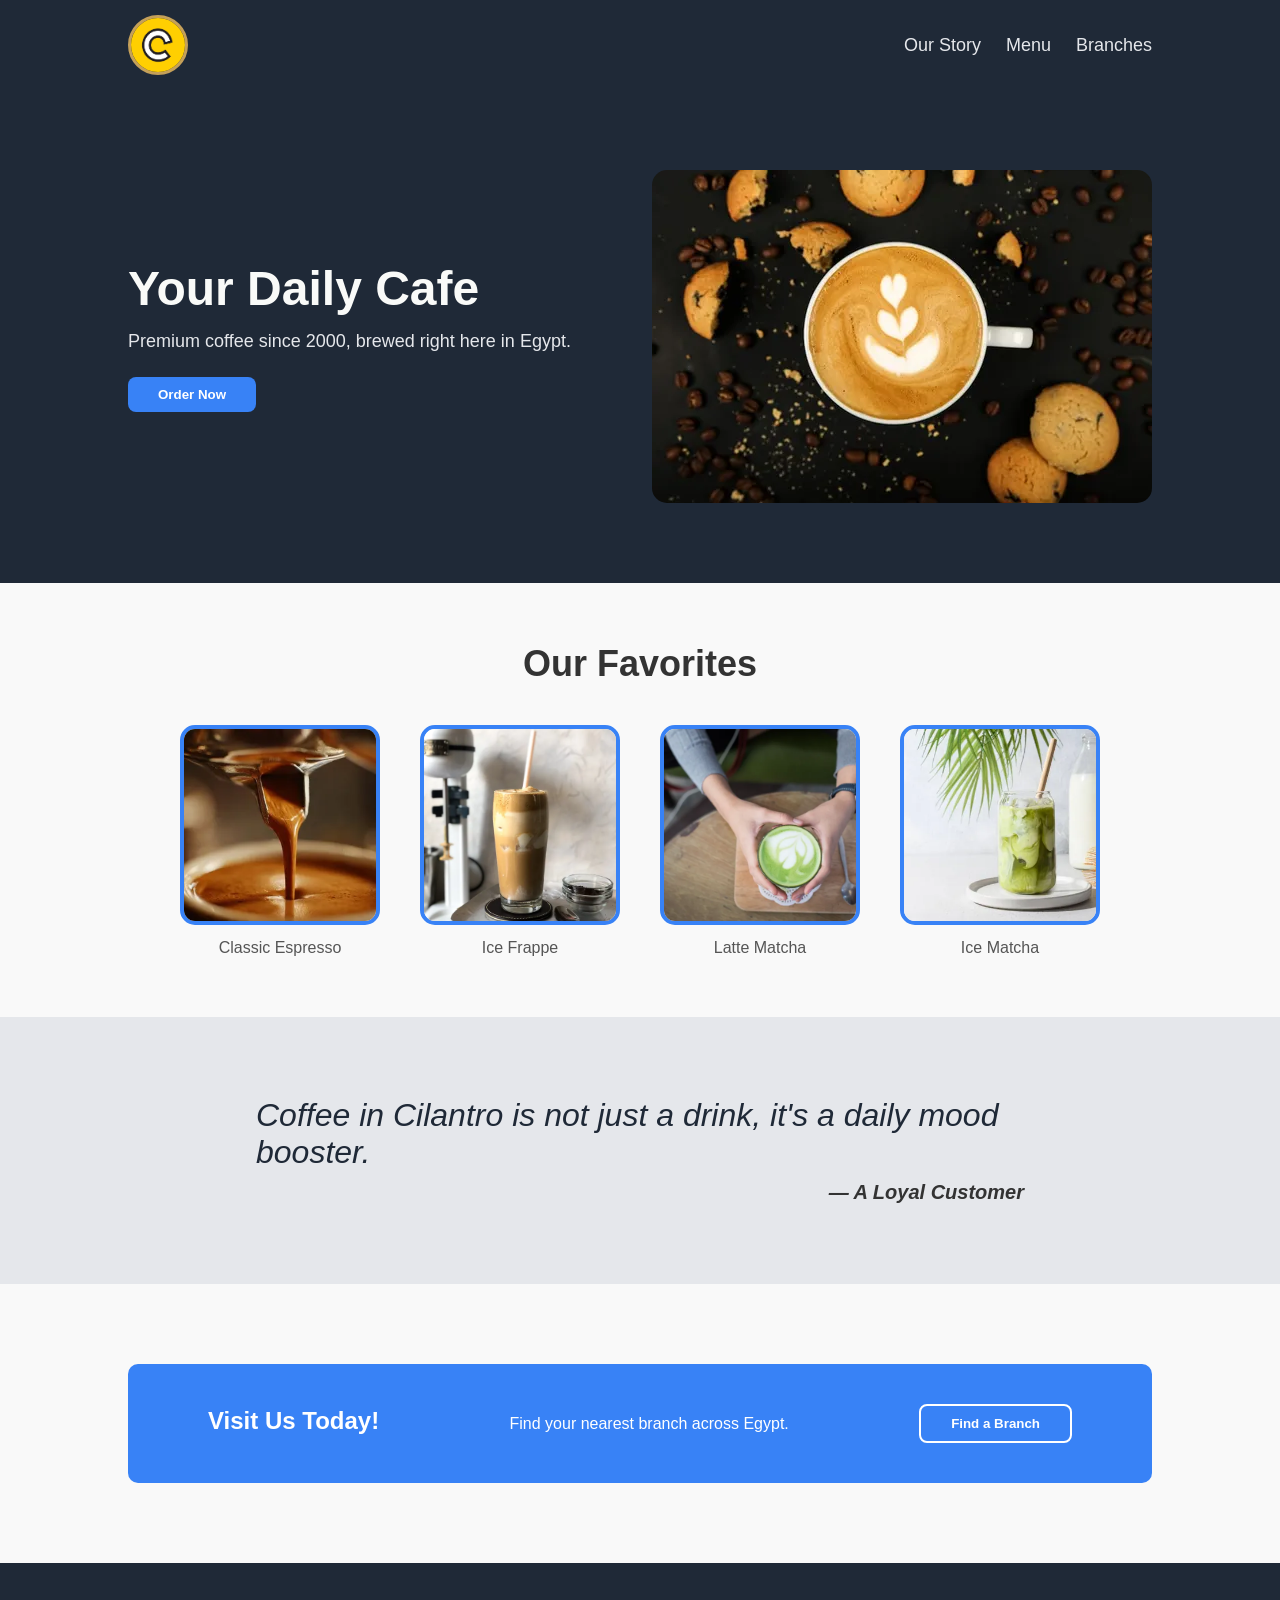
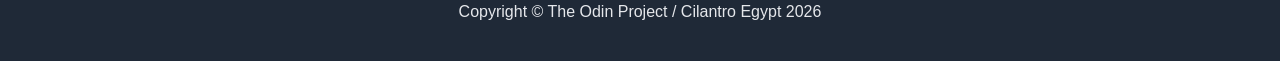
<file: Landing-Page/index.html>
<!doctype html>
<html lang="en">
  <head>
    <meta charset="UTF-8" />
    <meta name="viewport" content="width=device-width, initial-scale=1.0" />
    <title>Cilantro Cafe</title>
    <link rel="stylesheet" href="style.css" />
  </head>
  <body>
    <header>
      <nav class="navbar">
        <img class="header-logo" src="imgs/Cilantro.jpg" />
        <ul class="header-link">
          <li><a href="#">Our Story</a></li>
          <li><a href="#">Menu</a></li>
          <li><a href="#">Branches</a></li>
        </ul>
      </nav>
    </header>

    <main>
      <section class="hero">
        <div class="hero-content">
          <h1>Your Daily Cafe</h1>
          <p>Premium coffee since 2000, brewed right here in Egypt.</p>
          <button>Order Now</button>
        </div>
        <img
          src="imgs/cafe.webp"
          alt="A fresh cup of Cilantro latte with latte art"
        />
      </section>

      <section class="Menu-preview">
        <h2>Our Favorites</h2>
        <div class="container">
          <figure>
            <img src="imgs/espresso.webp" />
            <figcaption>Classic Espresso</figcaption>
          </figure>
          <figure>
            <img src="imgs/Ice frappewebp.webp" />
            <figcaption>Ice Frappe</figcaption>
          </figure>
          <figure>
            <img src="imgs/Matcha.webp">
            <figcaption>Latte Matcha</figcaption>
          </figure>
          <figure>
            <img src="imgs/Ice Matcha.webp">
            <figcaption>Ice Matcha</figcaption>
          </figure>
        </div>
      </section>

      <section class="quote-section">
        <blockquote>
          <p>
            Coffee in Cilantro is not just a drink, it's a daily mood booster.
          </p>
          <cite>— A Loyal Customer</cite>
        </blockquote>
      </section>

      <section class="cta-banner">
        <div class="cta-box">
          <h2>Visit Us Today!</h2>
          <p>Find your nearest branch across Egypt.</p>
          <button>Find a Branch</button>
        </div>
      </section>
    </main>
    <footer>
      <p>Copyright © The Odin Project / Cilantro Egypt 2026</p>
    </footer>
  </body>
</html>
</file>
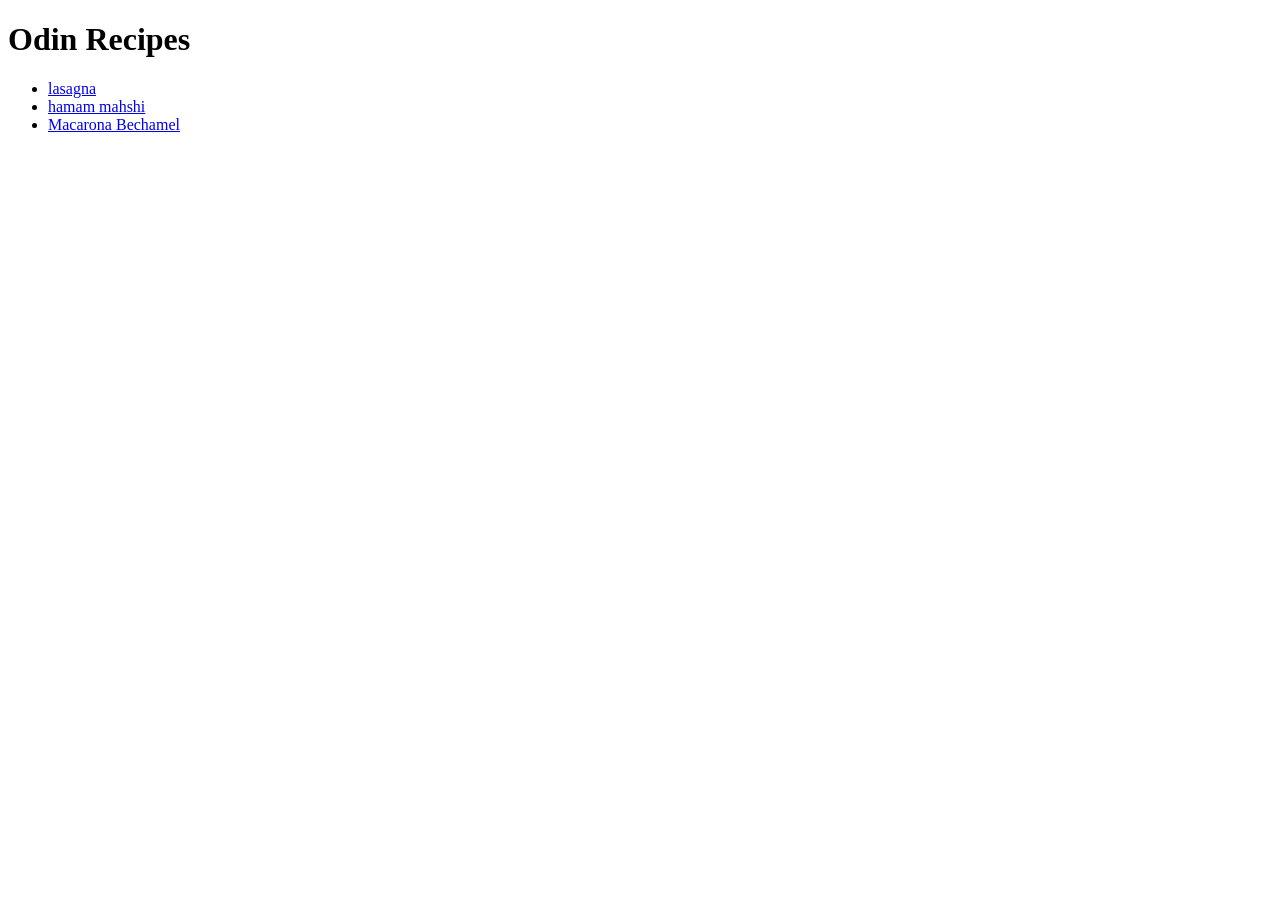
<file: Foundations Course projects/odin-recipes/index.html>
<!DOCTYPE html>
<html lang="en">
<head>
    <meta charset="UTF-8">
    <title>odin-recipes</title>
    <meta name="description" content="odin-recipes">
</head>
<body>
    <h1>Odin Recipes</h1>
    <ul>
        <li><a href="recipes/lasagna.html">lasagna</a></li>
        <li><a href="recipes/hamam-mahshi.html">hamam mahshi</a></li>
        <li><a href="recipes/Macarona-Bechamel.html">Macarona Bechamel</a></li>
    </ul>
</body>
</html>
</file>
<file: Landing-Page/style.css>
* {
    margin: 0;
    padding: 0;
    box-sizing: border-box;
    font-family: 'Segoe UI', Tahoma, Geneva, Verdana, sans-serif;
}

body {
    background-color: #f9f9f9;
    color: #333;
}

header {
    background-color: #1f2937; 
    padding: 15px 10%;
}

.navbar {
    display: flex;
    justify-content: space-between; 
    align-items: center;
}

.header-logo {
    width: 60px;
    height: 60px;
    border-radius: 50%; 
    border: 3px solid #c5a059; 
    object-fit: cover;
}

.header-link {
    display: flex;
    list-style: none;
    gap: 25px;
}

.header-link a {
    text-decoration: none;
    color: #e5e7eb;
    font-size: 18px;
    transition: 0.3s;
}

.header-link a:hover {
    color: #c5a059; 
}

.hero {
    background-color: #1f2937;
    display: flex;
    padding: 80px 10%;
    align-items: center;
    justify-content: space-between;
    gap: 50px;
}

.hero-content {
    max-width: 450px;
}

.hero h1 {
    font-size: 48px;
    color: #f9faf8;
    margin-bottom: 15px;
}

.hero p {
    font-size: 18px;
    color: #e5e7eb;
    margin-bottom: 25px;
}

.hero button, .cta-box button {
    background-color: #3882f6; 
    color: white;
    border: none;
    padding: 10px 30px;
    border-radius: 8px;
    font-weight: bold;
    cursor: pointer;
}

.hero img {
    width: 500px;
    border-radius: 15px;
}

.Menu-preview {
    padding: 60px 10%;
    text-align: center;
}

.Menu-preview h2 {
    font-size: 36px;
    margin-bottom: 40px;
}

.container {
    display: flex;
    justify-content: center;
    gap: 40px;
    flex-wrap: wrap; 
}

.container figure {
    width: 200px;
}

.container img {
    width: 200px;
    height: 200px;
    object-fit: cover;
    border: 4px solid #3882f6;
    border-radius: 15px;
    margin-bottom: 10px;
}

.container figcaption {
    color: #555;
    font-size: 16px;
}

.quote-section {
    background-color: #e5e7eb;
    padding: 80px 20%;
}

blockquote p {
    font-size: 32px;
    font-style: italic;
    color: #1f2937;
    font-weight: lighter;
}

blockquote cite {
    display: block;
    text-align: right;
    font-weight: bold;
    font-size: 20px;
    margin-top: 10px;
}

.cta-banner {
    padding: 80px 10%;
}

.cta-box {
    background-color: #3882f6;
    color: white;
    padding: 40px 80px;
    border-radius: 10px;
    display: flex;
    justify-content: space-between;
    align-items: center;
}

.cta-box h2 {
    margin-bottom: 5px;
}

.cta-box button {
    border: 2px solid white;
}


footer {
    text-align: center;
    padding: 40px;
    background-color: #1f2937;
    color: #e5e7eb;
}
</file>
